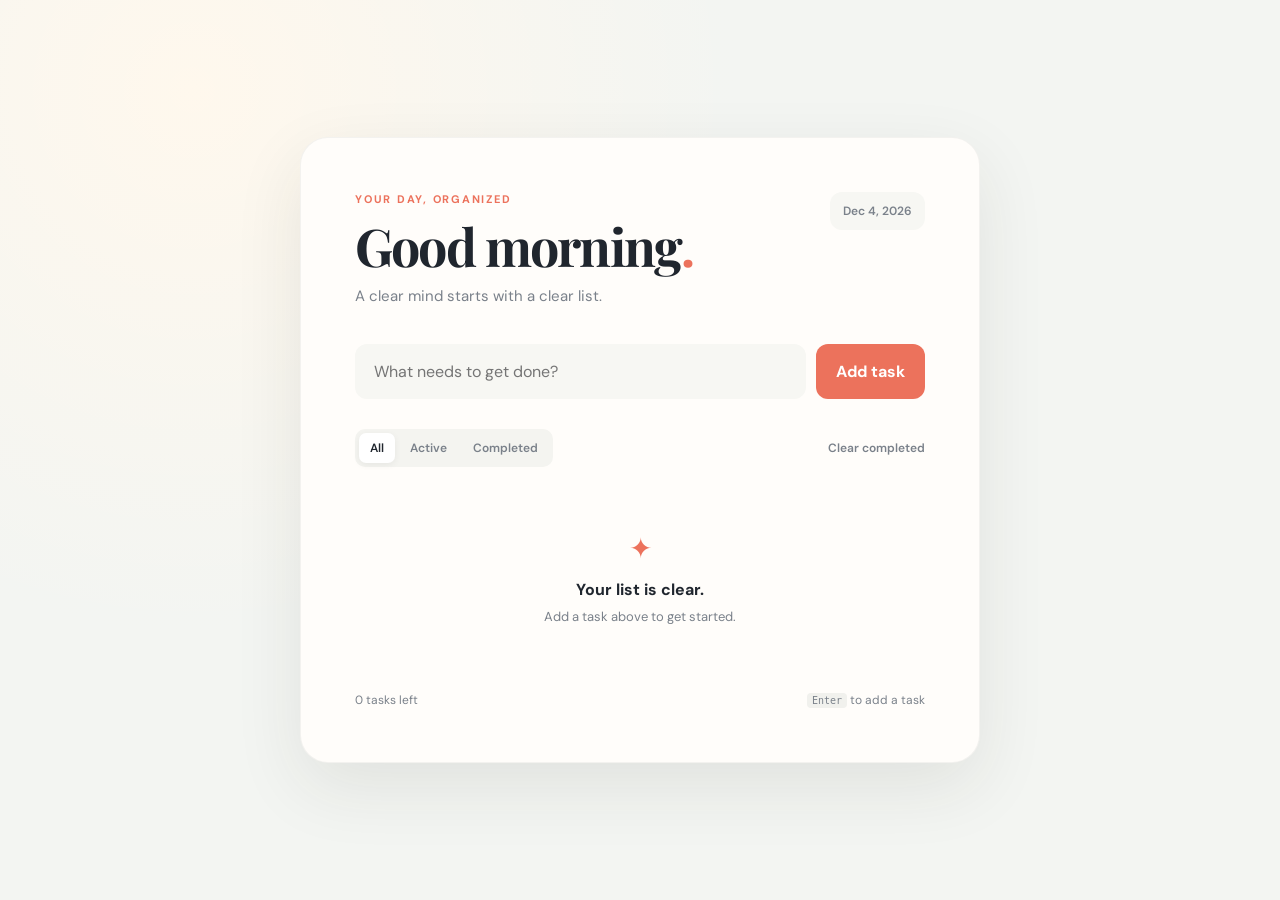
<file: index.html>
<!doctype html>
<html lang="en">
  <head>
    <meta charset="UTF-8" />
    <meta name="viewport" content="width=device-width, initial-scale=1.0" />
    <meta name="description" content="A simple, focused to-do list." />
    <title>Today | To-do list</title>
    <link rel="stylesheet" href="style.css" />
    <script src="script.js" defer></script>
  </head>
  <body>
    <main class="app-shell">
      <section class="todo-card" aria-labelledby="page-title">
        <div class="hero">
          <div>
            <p class="eyebrow">YOUR DAY, ORGANIZED</p>
            <h1 id="page-title">Good morning<span aria-hidden="true">.</span></h1>
            <p class="subtitle">A clear mind starts with a clear list.</p>
          </div>
          <div class="date-badge" id="current-date" aria-label="Today's date"></div>
        </div>

        <form class="add-form" id="add-form">
          <label class="sr-only" for="task-input">Add a task</label>
          <input
            id="task-input"
            name="task"
            type="text"
            maxlength="120"
            placeholder="What needs to get done?"
            autocomplete="off"
            required
          />
          <button type="submit" class="add-button">Add task</button>
        </form>

        <div class="toolbar">
          <div class="filters" role="group" aria-label="Filter tasks">
            <button class="filter-button is-active" type="button" data-filter="all">All</button>
            <button class="filter-button" type="button" data-filter="active">Active</button>
            <button class="filter-button" type="button" data-filter="completed">Completed</button>
          </div>
          <button class="clear-button" id="clear-completed" type="button">Clear completed</button>
        </div>

        <ul class="task-list" id="task-list" aria-live="polite"></ul>
        <div class="empty-state" id="empty-state">
          <span class="empty-icon" aria-hidden="true">✦</span>
          <p id="empty-title">Your list is clear.</p>
          <span id="empty-message">Add a task above to get started.</span>
        </div>

        <footer class="task-summary">
          <span id="task-count">0 tasks left</span>
          <span class="keyboard-hint"><kbd>Enter</kbd> to add a task</span>
        </footer>
      </section>
    </main>
  </body>
</html>
</file>
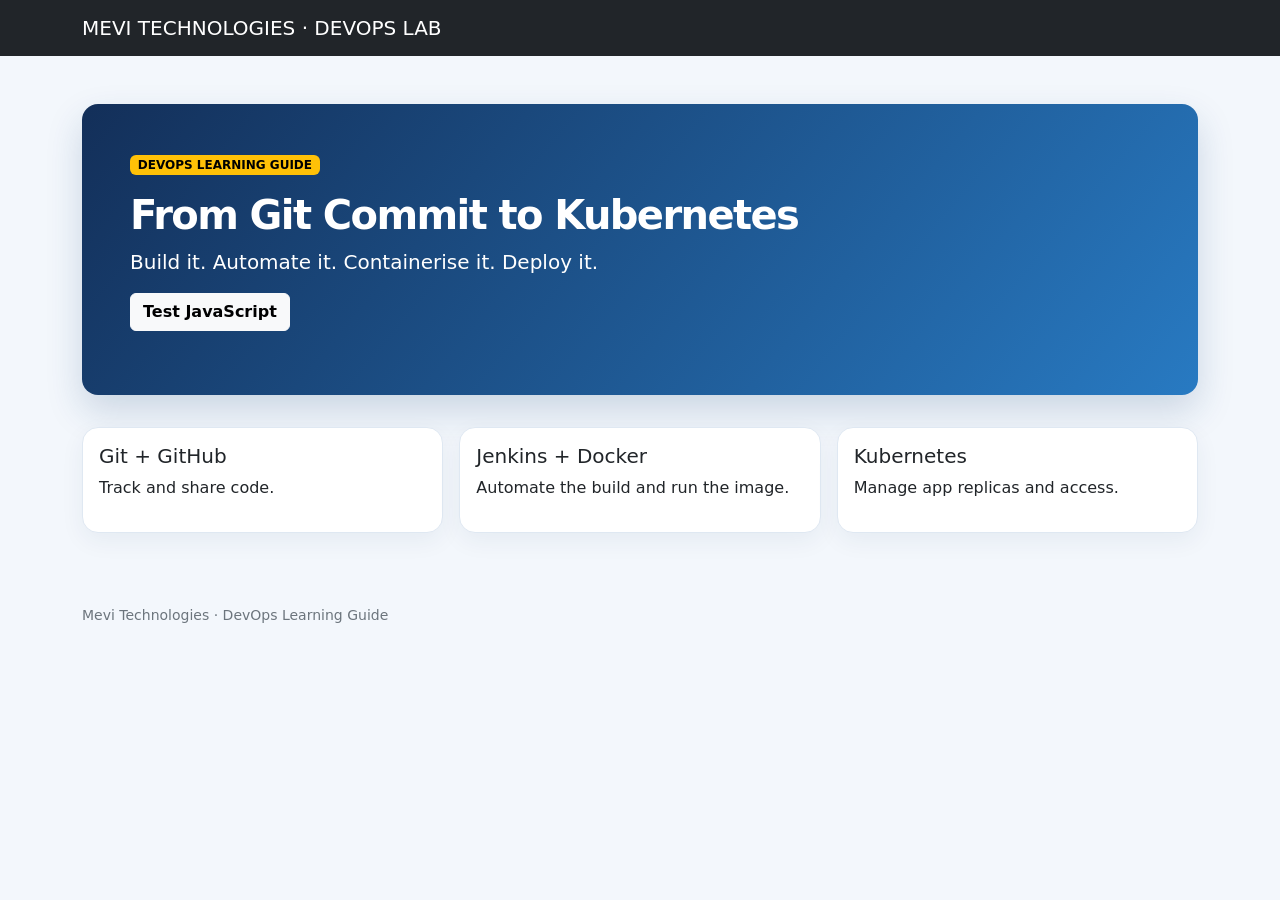
<file: Day3/index.html>
<!doctype html>
<html lang="en">
<head>
  <meta charset="utf-8">
  <meta name="viewport" content="width=device-width, initial-scale=1">
  <title>Mevi DevOps learning guide</title>
  <link href="https://cdn.jsdelivr.net/npm/bootstrap@5.3.3/dist/css/bootstrap.min.css" rel="stylesheet">
  <link rel="stylesheet" href="style.css">
</head>
<body>
  <nav class="navbar navbar-dark bg-dark">
    <div class="container"><span class="navbar-brand">MEVI TECHNOLOGIES · DEVOPS LAB</span></div>
  </nav>
  <main class="container py-5">
    <section class="hero-panel p-4 p-md-5 rounded-4">
      <span class="badge text-bg-warning mb-3">DEVOPS LEARNING GUIDE</span>
      <h1>From Git Commit to Kubernetes</h1>
      <p class="lead">Build it. Automate it. Containerise it. Deploy it.</p>
      <button id="helloBtn" class="btn btn-light fw-bold">Test JavaScript</button>
      <p id="result" class="mt-3 mb-0" aria-live="polite"></p>
    </section>
    <section class="row g-3 mt-3">
      <div class="col-md-4"><article class="card h-100"><div class="card-body"><h2 class="h5">Git + GitHub</h2><p>Track and share code.</p></div></article></div>
      <div class="col-md-4"><article class="card h-100"><div class="card-body"><h2 class="h5">Jenkins + Docker</h2><p>Automate the build and run the image.</p></div></article></div>
      <div class="col-md-4"><article class="card h-100"><div class="card-body"><h2 class="h5">Kubernetes</h2><p>Manage app replicas and access.</p></div></article></div>
    </section>
  </main>
  <footer class="container py-4 text-secondary small">Mevi Technologies · DevOps Learning Guide</footer>
  <script>
    document.getElementById("helloBtn").addEventListener("click", () => {
      document.getElementById("result").textContent =
        "Success! HTML, CSS, Bootstrap and JavaScript are working.";
    });
  </script>
</body>
</html>
</file>
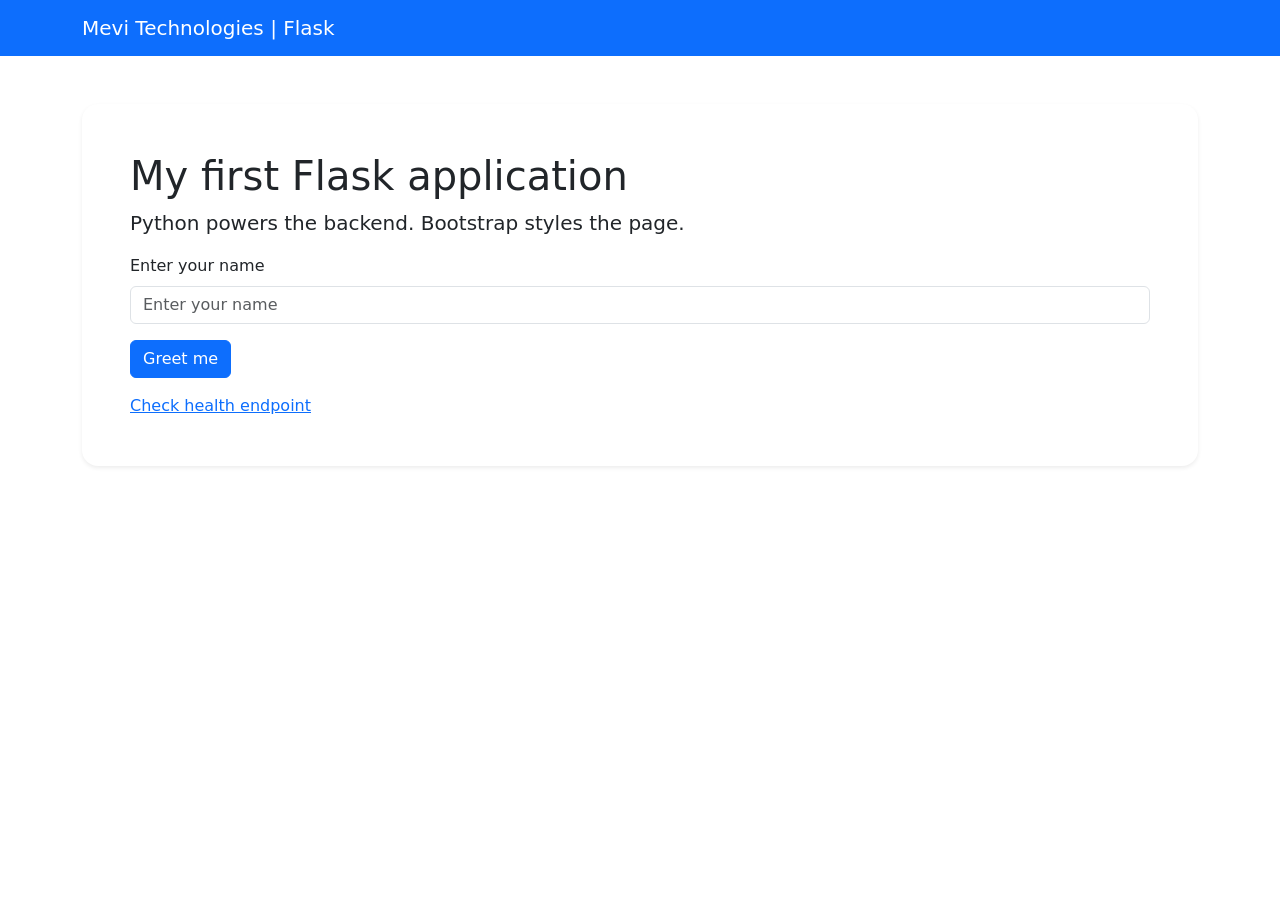
<file: Flask/templates/index.html>
<!doctype html>
<html lang="en">
  <head>
    <meta charset="utf-8">
    <meta name="viewport" content="width=device-width, initial-scale=1">
    <title>Mevi Flask Demo</title>
    <link
      href="https://cdn.jsdelivr.net/npm/bootstrap@5.3.3/dist/css/bootstrap.min.css"
      rel="stylesheet"
    >
  </head>
  <body>
    <nav class="navbar navbar-dark bg-primary">
      <div class="container">
        <span class="navbar-brand">Mevi Technologies | Flask</span>
      </div>
    </nav>

    <main class="container py-5">
      <div class="p-4 p-md-5 bg-white rounded-4 shadow-sm">
        <h1>My first Flask application</h1>
        <p class="lead">Python powers the backend. Bootstrap styles the page.</p>
        <label for="visitor" class="form-label">Enter your name</label>
        <input id="visitor" class="form-control mb-3" placeholder="Enter your name">
        <button id="greetBtn" class="btn btn-primary">Greet me</button>
        <p id="message" class="mt-3" aria-live="polite"></p>
        <a href="/health">Check health endpoint</a>
      </div>
    </main>

    <script>
      document.getElementById("greetBtn").addEventListener("click", async () => {
        const name = document.getElementById("visitor").value.trim();
        const message = document.getElementById("message");

        if (!name) {
          message.textContent = "Please enter your name.";
          return;
        }

        const response = await fetch(`/api/greet/${encodeURIComponent(name)}`);
        const data = await response.json();
        message.textContent = data.message;
      });
    </script>
  </body>
</html>
</file>
<file: style.css>
@import url("https://fonts.googleapis.com/css2?family=DM+Sans:wght@400;500;600;700&family=Playfair+Display:wght@600&display=swap");

:root {
  color-scheme: light;
  --ink: #20262e;
  --muted: #7a818a;
  --line: #e8e8e5;
  --accent: #ec725c;
  --accent-dark: #d95b46;
  --soft-accent: #fff1ed;
  --paper: #fffdfa;
  --background: #f3f5f2;
  font-family: "DM Sans", sans-serif;
}

* { box-sizing: border-box; }

body {
  margin: 0;
  min-width: 320px;
  color: var(--ink);
  background: radial-gradient(circle at 15% 10%, #fff8ed 0, transparent 34rem), var(--background);
}

button, input { font: inherit; }
button { cursor: pointer; }

.app-shell {
  display: grid;
  min-height: 100vh;
  place-items: center;
  padding: 32px 18px;
}

.todo-card {
  width: min(100%, 680px);
  padding: clamp(26px, 6vw, 54px);
  background: var(--paper);
  border: 1px solid rgba(32, 38, 46, 0.05);
  border-radius: 28px;
  box-shadow: 0 24px 70px rgba(42, 45, 38, 0.09);
}

.hero { display: flex; align-items: flex-start; justify-content: space-between; gap: 20px; }
.eyebrow { margin: 0 0 14px; color: var(--accent); font-size: 11px; font-weight: 700; letter-spacing: .16em; }
h1 { margin: 0; font-family: "Playfair Display", Georgia, serif; font-size: clamp(36px, 8vw, 52px); line-height: 1; letter-spacing: -.035em; }
h1 span { color: var(--accent); }
.subtitle { margin: 14px 0 0; color: var(--muted); font-size: 15px; }
.date-badge { flex-shrink: 0; padding: 11px 13px; color: var(--muted); background: #f7f7f3; border-radius: 12px; font-size: 12px; font-weight: 600; text-align: center; }

.add-form { display: flex; gap: 10px; margin-top: 38px; }
.add-form input { min-width: 0; flex: 1; padding: 15px 17px; color: var(--ink); background: #f7f7f3; border: 2px solid transparent; border-radius: 12px; outline: none; transition: border-color .2s, background .2s; }
.add-form input:focus { background: white; border-color: var(--accent); }
.add-button { padding: 0 20px; color: white; background: var(--accent); border: 0; border-radius: 12px; font-weight: 700; transition: background .2s, transform .2s; }
.add-button:hover { background: var(--accent-dark); transform: translateY(-1px); }

.toolbar { display: flex; align-items: center; justify-content: space-between; gap: 12px; margin: 30px 0 15px; }
.filters { display: flex; gap: 4px; padding: 4px; background: #f4f4f0; border-radius: 10px; }
.filter-button, .clear-button { border: 0; background: transparent; color: var(--muted); font-size: 12px; font-weight: 600; }
.filter-button { padding: 7px 11px; border-radius: 7px; }
.filter-button.is-active { color: var(--ink); background: white; box-shadow: 0 2px 7px rgba(0, 0, 0, .06); }
.clear-button { padding: 8px 0; }
.clear-button:hover { color: var(--accent-dark); }

.task-list { display: grid; gap: 9px; margin: 0; padding: 0; list-style: none; }
.task-item { display: flex; align-items: center; gap: 12px; padding: 14px 13px; border: 1px solid var(--line); border-radius: 12px; animation: appear .25s ease-out; }
.task-item:hover { border-color: #d8d8d2; }
.task-item.is-completed .task-text { color: #a6aaad; text-decoration: line-through; }
.check-button { display: grid; flex: 0 0 20px; width: 20px; height: 20px; place-items: center; padding: 0; color: white; background: white; border: 1.5px solid #cfd1cd; border-radius: 50%; }
.task-item.is-completed .check-button { background: var(--accent); border-color: var(--accent); }
.check-button::after { content: "✓"; display: none; font-size: 12px; font-weight: 700; }
.task-item.is-completed .check-button::after { display: block; }
.task-text { overflow-wrap: anywhere; flex: 1; font-size: 14px; }
.delete-button { padding: 4px; color: #b5b7b5; background: transparent; border: 0; font-size: 20px; line-height: 1; opacity: 0; transition: color .2s, opacity .2s; }
.task-item:hover .delete-button, .delete-button:focus { opacity: 1; }
.delete-button:hover { color: var(--accent-dark); }

.empty-state { padding: 48px 0 42px; color: var(--muted); text-align: center; }
.empty-icon { display: block; margin-bottom: 12px; color: var(--accent); font-size: 28px; }
.empty-state p { margin: 0 0 5px; color: var(--ink); font-weight: 700; }
.empty-state span:last-child { font-size: 13px; }
.task-summary { display: flex; justify-content: space-between; gap: 12px; margin-top: 24px; color: var(--muted); font-size: 12px; }
kbd { padding: 2px 5px; background: #f1f1ed; border-radius: 4px; font-size: 10px; }
.sr-only { position: absolute; width: 1px; height: 1px; padding: 0; margin: -1px; overflow: hidden; clip: rect(0, 0, 0, 0); white-space: nowrap; border: 0; }

@keyframes appear { from { opacity: 0; transform: translateY(-5px); } to { opacity: 1; transform: translateY(0); } }
@media (max-width: 480px) {
  .app-shell { padding: 15px 10px; }
  .todo-card { border-radius: 20px; }
  .hero { display: block; }
  .date-badge { display: inline-block; margin-top: 22px; }
  .add-form { display: grid; }
  .add-button { min-height: 48px; }
  .toolbar { align-items: flex-start; flex-direction: column; }
  .keyboard-hint { display: none; }
}
</file>
<file: Day3/style.css>
body {
  background: #f3f7fc;
  color: #18304e;
}
.hero-panel {
  color: #fff;
  background: linear-gradient(130deg, #132f59, #287ac2);
  box-shadow: 0 16px 36px rgba(23, 66, 117, .18);
}
.hero-panel h1 {
  font-weight: 800;
  letter-spacing: -.04em;
}
.card {
  border: 1px solid #dfe8f2;
  border-radius: 1rem;
  box-shadow: 0 8px 24px rgba(20, 45, 80, .06);
}
#result { font-weight: 700; }
</file>
